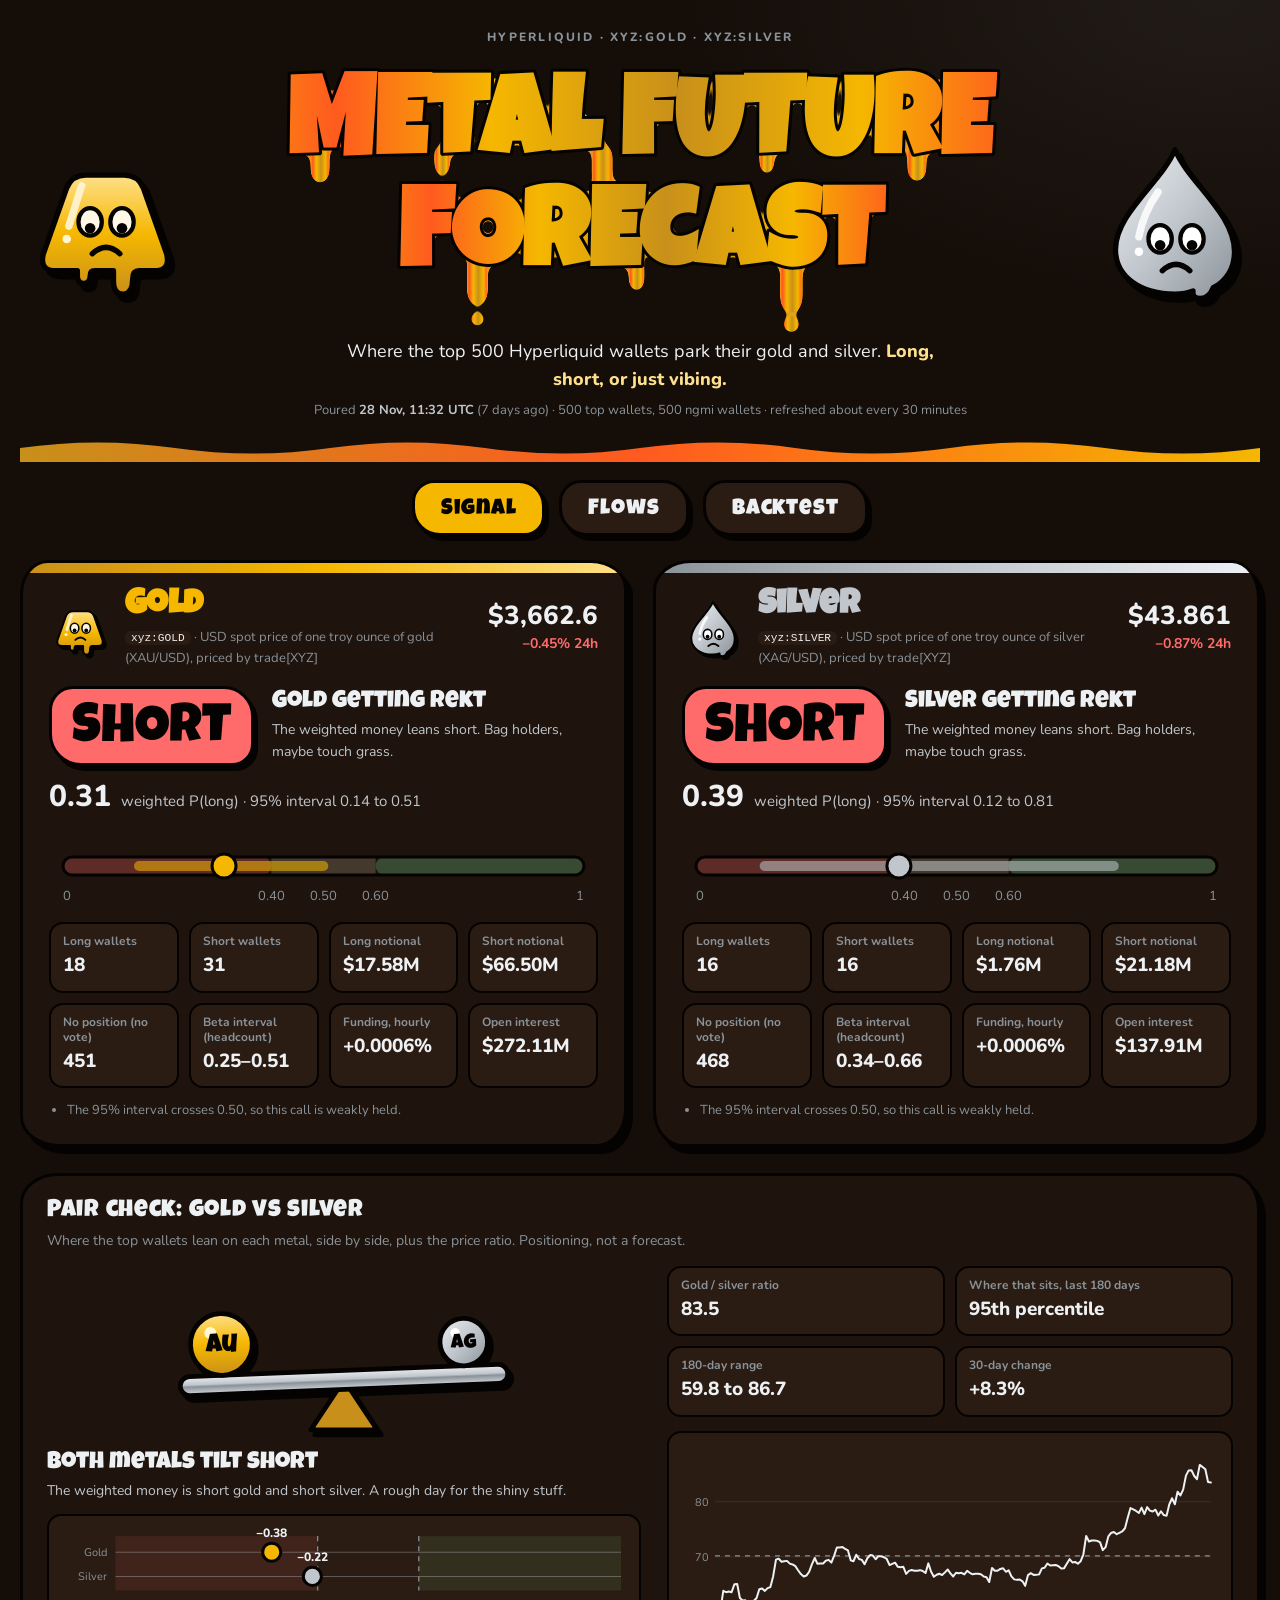
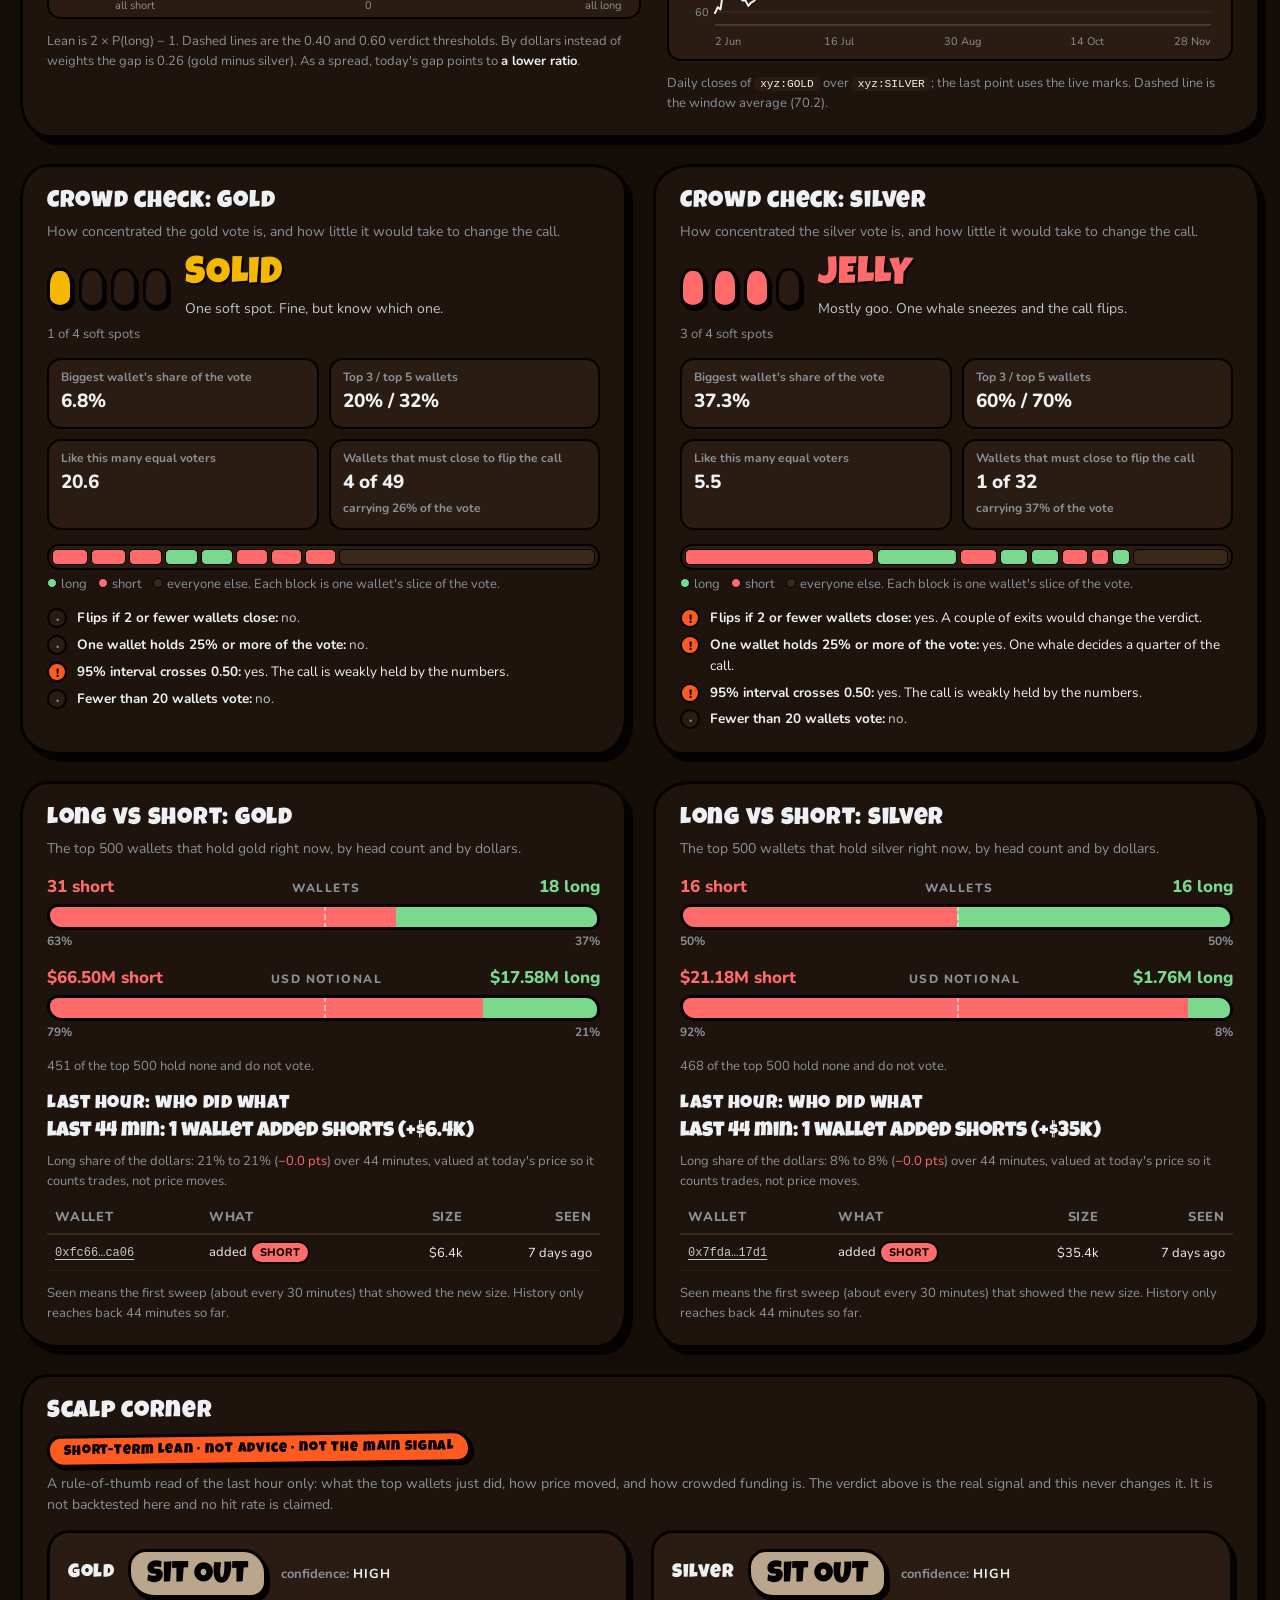
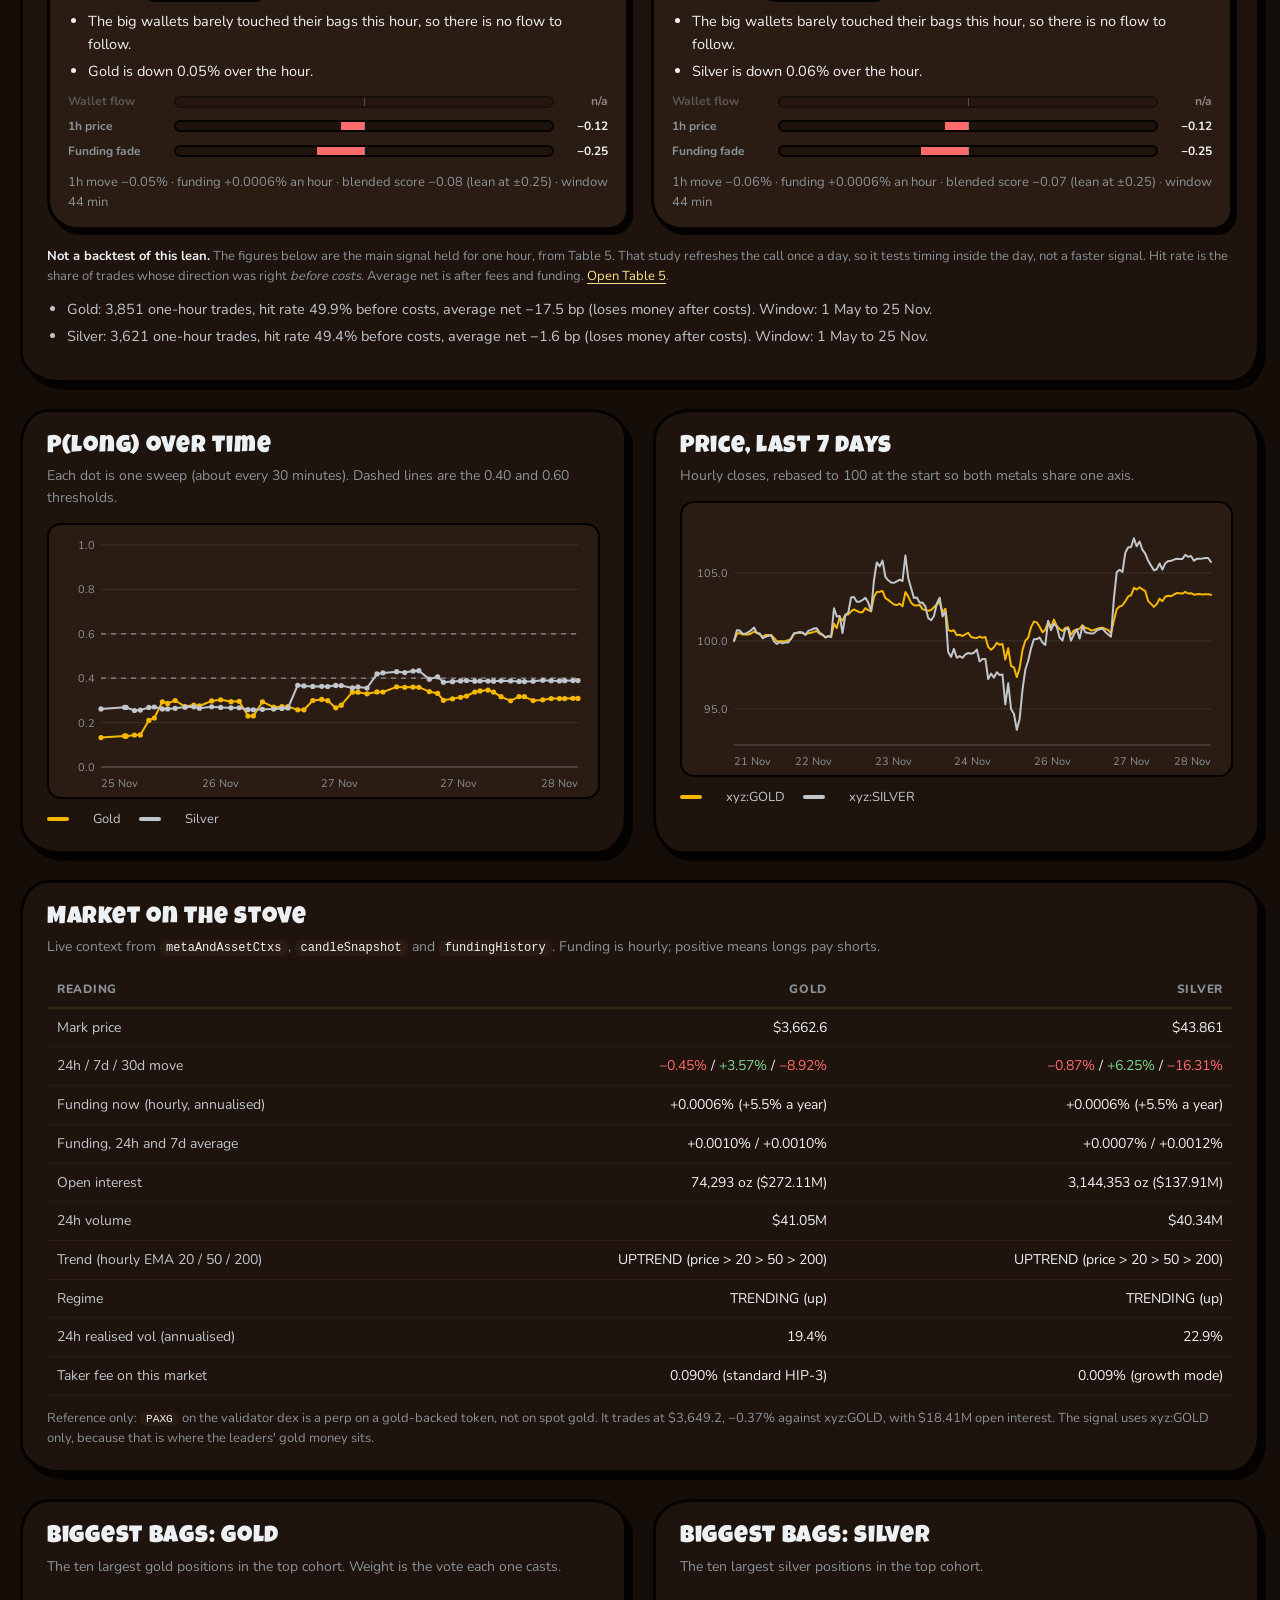
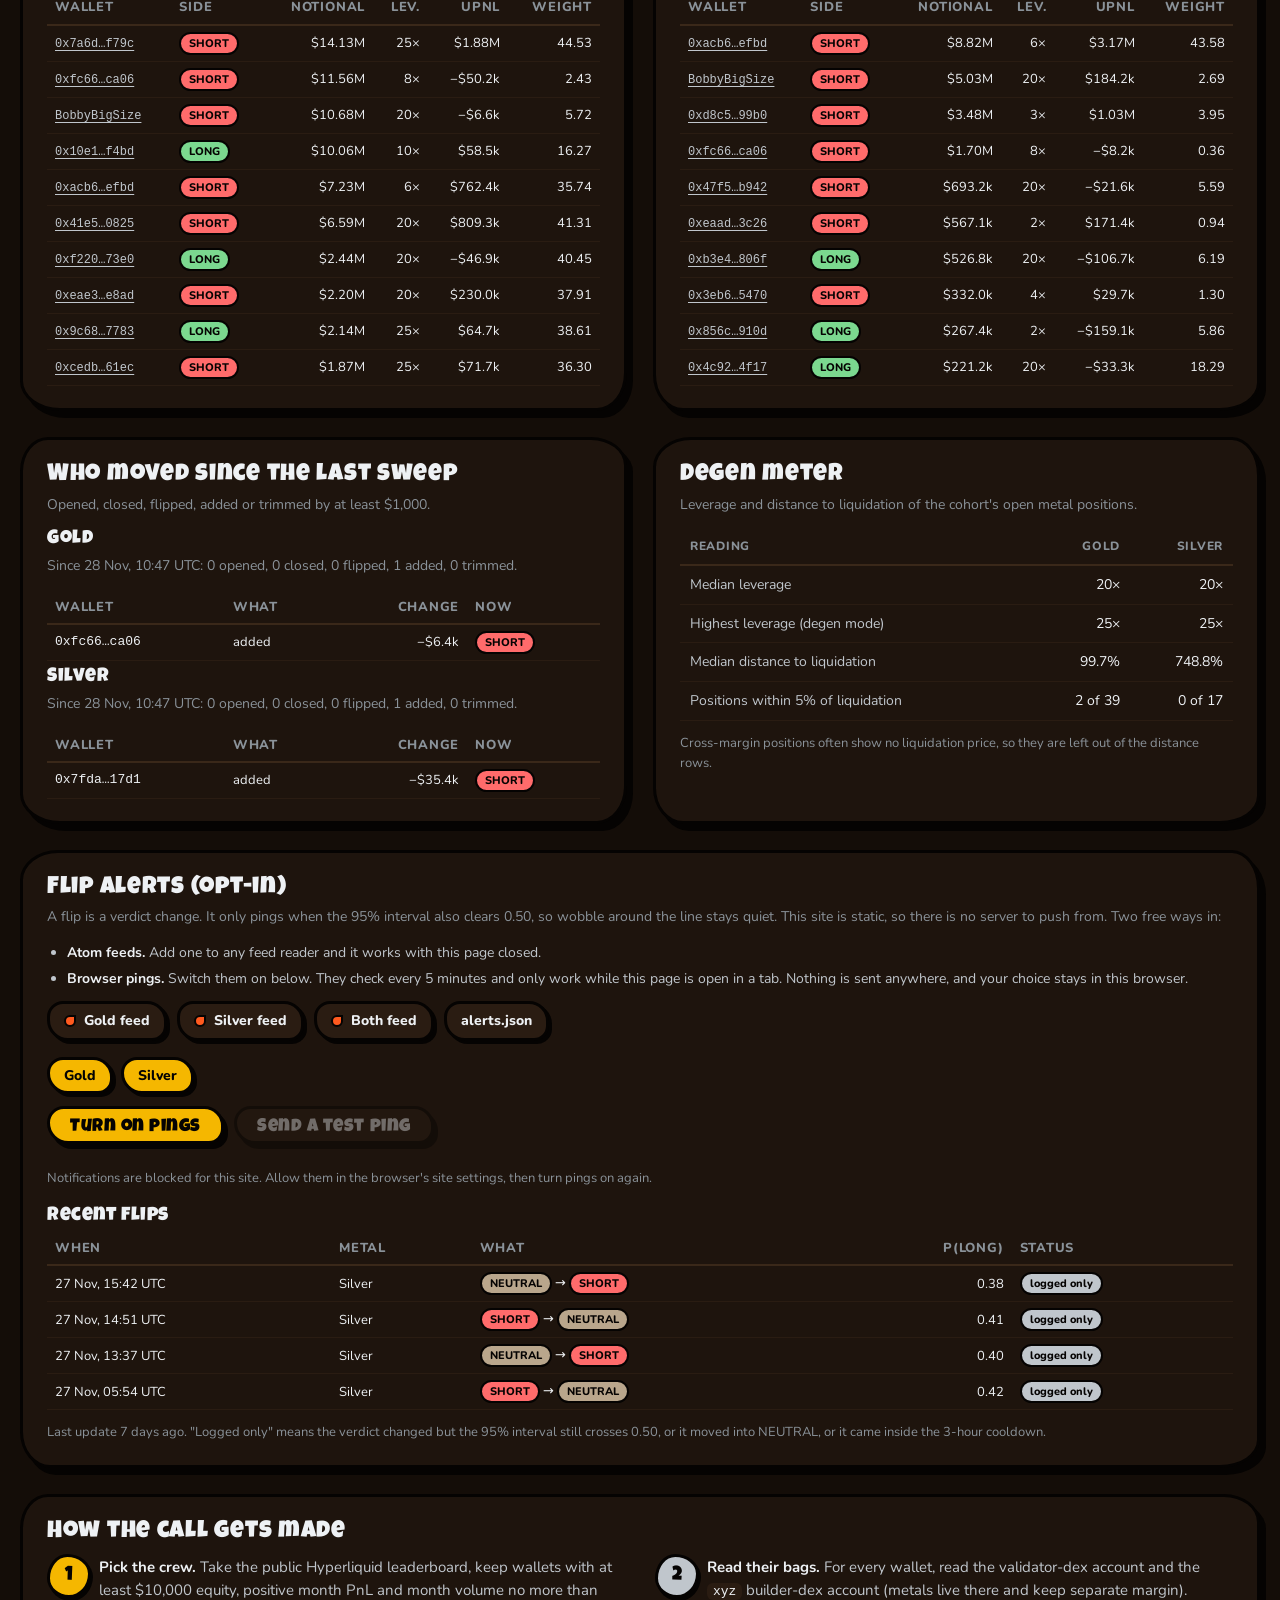
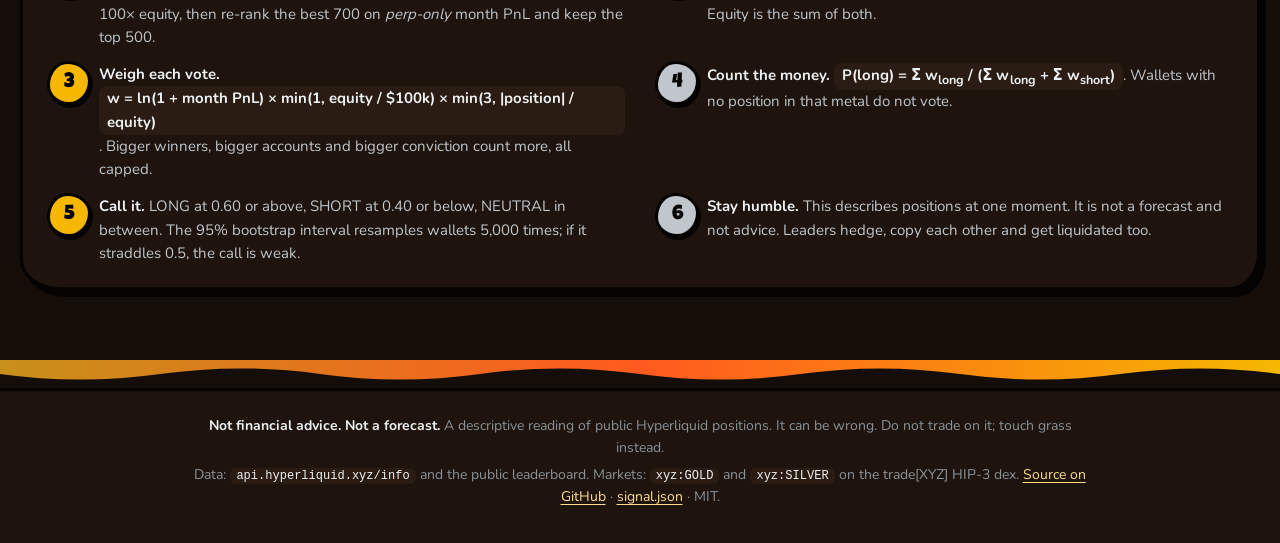
<file: index.html>
<!doctype html>
<html lang="en">
<head>
<meta charset="utf-8">
<meta name="viewport" content="width=device-width, initial-scale=1">
<title>Metal Future Forecast (Hyperliquid): gold and silver long/short signal</title>
<meta name="description" content="Are Hyperliquid's top 500 traders long or short gold and silver right now? A weighted P(long), a 95% interval, flows, whales, liquidations and an honest backtest.">
<meta name="theme-color" content="#140D08">
<link rel="icon" href="favicon.svg" type="image/svg+xml">
<link rel="preload" href="fonts/LuckiestGuy.woff2" as="font" type="font/woff2" crossorigin>
<link rel="preload" href="fonts/Nunito-var.woff2" as="font" type="font/woff2" crossorigin>
<link rel="alternate" type="application/atom+xml" title="Metal Future Forecast: gold flips" href="feed/gold.xml">
<link rel="alternate" type="application/atom+xml" title="Metal Future Forecast: silver flips" href="feed/silver.xml">
<link rel="alternate" type="application/atom+xml" title="Metal Future Forecast: all flips" href="feed/all.xml">
<link rel="stylesheet" href="styles.css">
</head>
<body>
<svg class="defs" aria-hidden="true" width="0" height="0" focusable="false">
  <defs>
    <filter id="goo" x="-10%" y="-20%" width="120%" height="160%">
      <feGaussianBlur in="SourceGraphic" stdDeviation="7" result="blur"/>
      <feColorMatrix in="blur" mode="matrix" values="1 0 0 0 0  0 1 0 0 0  0 0 1 0 0  0 0 0 22 -9" result="goo"/>
      <feComposite in="SourceGraphic" in2="goo" operator="atop"/>
    </filter>
    <filter id="goo-soft" x="-20%" y="-20%" width="140%" height="160%">
      <feGaussianBlur in="SourceGraphic" stdDeviation="4" result="b"/>
      <feColorMatrix in="b" mode="matrix" values="1 0 0 0 0  0 1 0 0 0  0 0 1 0 0  0 0 0 18 -7"/>
    </filter>
    <linearGradient id="molten" x1="0" y1="0" x2="1" y2="0" gradientUnits="objectBoundingBox" spreadMethod="reflect">
      <stop offset="0" stop-color="#FFE08A"/>
      <stop offset=".28" stop-color="#F5B700"/>
      <stop offset=".52" stop-color="#FF5A1F"/>
      <stop offset=".74" stop-color="#F5B700"/>
      <stop offset="1" stop-color="#C8901A"/>
      <animate class="anim" attributeName="x1" values="0;-1;0" dur="9s" repeatCount="indefinite"/>
      <animate class="anim" attributeName="x2" values="1;0;1" dur="9s" repeatCount="indefinite"/>
    </linearGradient>
    <linearGradient id="chrome" x1="0" y1="0" x2="0" y2="1">
      <stop offset="0" stop-color="#EEF1F4"/>
      <stop offset=".45" stop-color="#C0C6CC"/>
      <stop offset=".55" stop-color="#8A9299"/>
      <stop offset="1" stop-color="#D9DEE2"/>
    </linearGradient>
    <linearGradient id="gold-body" x1="0" y1="0" x2="0" y2="1">
      <stop offset="0" stop-color="#FFE08A"/>
      <stop offset=".5" stop-color="#F5B700"/>
      <stop offset="1" stop-color="#C8901A"/>
    </linearGradient>
    <linearGradient id="silver-body" x1="0" y1="0" x2="1" y2="1">
      <stop offset="0" stop-color="#EEF1F4"/>
      <stop offset=".5" stop-color="#C0C6CC"/>
      <stop offset="1" stop-color="#8A9299"/>
    </linearGradient>
    <linearGradient id="lava-wave" x1="0" y1="0" x2="1" y2="0">
      <stop offset="0" stop-color="#C8901A"/>
      <stop offset=".5" stop-color="#FF5A1F"/>
      <stop offset="1" stop-color="#F5B700"/>
    </linearGradient>
    <symbol id="nugget" viewBox="0 0 160 160">
      <g class="m-body">
        <path d="M22 108 L44 46 Q49 34 62 34 H98 Q111 34 116 46 L138 108 Q142 124 126 124 H112 Q106 124 106 132 Q106 146 97 146 Q88 146 88 134 V124 H70 Q66 124 66 129 Q66 136 60 136 Q54 136 54 129 V124 H34 Q18 124 22 108 Z" fill="url(#gold-body)" stroke="#050302" stroke-width="5" stroke-linejoin="round"/>
        <path d="M58 44 L46 82" stroke="#FFF6D6" stroke-width="7" stroke-linecap="round" opacity=".9"/>
        <circle cx="44" cy="94" r="4" fill="#FFF6D6"/>
      </g>
      <g class="m-face">
        <g class="eye"><ellipse cx="66" cy="78" rx="11" ry="13" fill="#FFF8E6" stroke="#050302" stroke-width="4"/><circle class="pupil" cx="66" cy="79" r="5" fill="#050302"/></g>
        <g class="eye"><ellipse cx="96" cy="78" rx="11" ry="13" fill="#FFF8E6" stroke="#050302" stroke-width="4"/><circle class="pupil" cx="96" cy="79" r="5" fill="#050302"/></g>
        <rect class="lid" x="52" y="62" width="58" height="0" fill="#C8901A"/>
        <path class="mouth mouth-long" d="M68 100 Q81 114 94 100" fill="none" stroke="#050302" stroke-width="5" stroke-linecap="round"/>
        <path class="mouth mouth-short" d="M68 108 Q81 96 94 108" fill="none" stroke="#050302" stroke-width="5" stroke-linecap="round"/>
        <path class="mouth mouth-neutral" d="M70 104 H92" fill="none" stroke="#050302" stroke-width="5" stroke-linecap="round"/>
      </g>
    </symbol>
    <symbol id="quick" viewBox="0 0 160 160">
      <g class="m-body">
        <path d="M80 10 C92 40 136 70 136 106 C136 122 128 134 116 140 Q112 150 104 150 Q96 150 97 143 C92 145 86 146 80 146 C48 146 24 130 24 104 C24 70 68 40 80 10 Z" fill="url(#silver-body)" stroke="#050302" stroke-width="5" stroke-linejoin="round"/>
        <path d="M64 50 Q50 70 46 92" stroke="#FFFFFF" stroke-width="7" stroke-linecap="round" fill="none" opacity=".85"/>
        <circle cx="46" cy="106" r="4" fill="#FFFFFF"/>
      </g>
      <g class="m-face">
        <g class="eye"><ellipse cx="66" cy="94" rx="11" ry="13" fill="#FFFFFF" stroke="#050302" stroke-width="4"/><circle class="pupil" cx="66" cy="95" r="5" fill="#050302"/></g>
        <g class="eye"><ellipse cx="96" cy="94" rx="11" ry="13" fill="#FFFFFF" stroke="#050302" stroke-width="4"/><circle class="pupil" cx="96" cy="95" r="5" fill="#050302"/></g>
        <rect class="lid" x="52" y="78" width="58" height="0" fill="#8A9299"/>
        <path class="mouth mouth-long" d="M68 116 Q81 130 94 116" fill="none" stroke="#050302" stroke-width="5" stroke-linecap="round"/>
        <path class="mouth mouth-short" d="M68 124 Q81 112 94 124" fill="none" stroke="#050302" stroke-width="5" stroke-linecap="round"/>
        <path class="mouth mouth-neutral" d="M70 120 H92" fill="none" stroke="#050302" stroke-width="5" stroke-linecap="round"/>
      </g>
    </symbol>
  </defs>
</svg>

<a class="skip" href="#main">Skip to the readings</a>

<header class="hero">
  <div class="hero-inner">
    <svg class="mascot mascot-gold" id="mascot-gold" viewBox="0 0 160 160" role="img" aria-label="Nugget, the gold mascot"><use href="#nugget"/></svg>
    <div class="wordmark-wrap">
      <p class="eyebrow">Hyperliquid &middot; xyz:GOLD &middot; xyz:SILVER</p>
      <h1 class="wordmark">
        <span class="sr">Metal Future Forecast</span>
        <svg viewBox="0 0 1000 330" aria-hidden="true" class="wm-svg">
          <g filter="url(#goo)" class="wm-goo">
            <text x="500" y="120" text-anchor="middle" class="wm-text">METAL FUTURE</text>
            <text x="500" y="250" text-anchor="middle" class="wm-text">FORECAST</text>
            <g class="drips" fill="url(#molten)">
              <rect class="drip d1" x="118" y="108" width="20" height="46" rx="10"/>
              <rect class="drip d2" x="262" y="110" width="16" height="36" rx="8"/>
              <rect class="drip d3" x="445" y="108" width="22" height="52" rx="11"/>
              <rect class="drip d4" x="640" y="110" width="15" height="34" rx="7"/>
              <rect class="drip d5" x="812" y="108" width="20" height="44" rx="10"/>
              <rect class="drip d6" x="300" y="238" width="22" height="58" rx="11"/>
              <rect class="drip d7" x="488" y="240" width="16" height="40" rx="8"/>
              <rect class="drip d8" x="664" y="238" width="24" height="66" rx="12"/>
              <circle class="plop b1" cx="311" cy="312" r="9"/>
              <circle class="plop b2" cx="676" cy="318" r="10"/>
            </g>
          </g>
          <g class="wm-crisp">
            <text x="500" y="120" text-anchor="middle">METAL FUTURE</text>
            <text x="500" y="250" text-anchor="middle">FORECAST</text>
          </g>
        </svg>
      </h1>
      <p class="tagline">Where the top 500 Hyperliquid wallets park their gold and silver. <em>Long, short, or just vibing.</em></p>
      <p class="stamp" id="stamp">Loading the latest pour&hellip;</p>
    </div>
    <svg class="mascot mascot-silver" id="mascot-silver" viewBox="0 0 160 160" role="img" aria-label="Quicksilver, the silver mascot"><use href="#quick"/></svg>
  </div>
  <svg class="lava" viewBox="0 0 1440 60" preserveAspectRatio="none" aria-hidden="true"><path class="lava-path" d="M0 30 Q 90 6 180 30 T 360 30 T 540 30 T 720 30 T 900 30 T 1080 30 T 1260 30 T 1440 30 V60 H0Z" fill="url(#lava-wave)"/></svg>
  <nav class="tabs" role="tablist" aria-label="Sections">
    <a role="tab" href="#signal" id="tab-signal" aria-controls="panel-signal">Signal</a>
    <a role="tab" href="#flows" id="tab-flows" aria-controls="panel-flows">Flows</a>
    <a role="tab" href="#backtest" id="tab-backtest" aria-controls="panel-backtest">Backtest</a>
  </nav>
</header>

<main id="main">
  <!-- SIGNAL -->
  <section id="panel-signal" class="tabpanel" role="tabpanel" aria-labelledby="tab-signal">
    <div class="scale" id="scale">
      <article class="blob metal-card gold" id="card-gold" data-metal="gold"><p class="loading">Melting the gold&hellip;</p></article>
      <article class="blob metal-card silver" id="card-silver" data-metal="silver"><p class="loading">Melting the silver&hellip;</p></article>
    </div>

    <article class="blob plate wide" id="tilt"><p class="loading">Weighing gold against silver&hellip;</p></article>

    <div class="row two">
      <article class="blob plate" id="crowd-gold"><p class="loading">Poking the gold crowd&hellip;</p></article>
      <article class="blob plate" id="crowd-silver"><p class="loading">Poking the silver crowd&hellip;</p></article>
    </div>

    <div class="row two">
      <article class="blob plate" id="split-gold"><p class="loading">Counting gold longs and shorts&hellip;</p></article>
      <article class="blob plate" id="split-silver"><p class="loading">Counting silver longs and shorts&hellip;</p></article>
    </div>

    <article class="blob plate wide scalp" id="scalp">
      <h2 class="ptitle">Scalp corner</h2>
      <p class="ribbon">Short-term lean &middot; not advice &middot; not the main signal</p>
      <p class="psub">A rule-of-thumb read of the last hour only: what the top wallets just did, how price moved, and how crowded funding is. The verdict above is the real signal and this never changes it. It is not backtested here and no hit rate is claimed.</p>
      <div class="scalp-grid">
        <div class="scalp-card" id="scalp-gold"><p class="loading">Warming the scalp corner&hellip;</p></div>
        <div class="scalp-card" id="scalp-silver"><p class="loading">Warming the scalp corner&hellip;</p></div>
      </div>
      <div id="scalp-bt"></div>
    </article>

    <div class="row two">
      <article class="blob plate">
        <h2 class="ptitle">P(long) over time</h2>
        <p class="psub">Each dot is one sweep (about every 30 minutes). Dashed lines are the 0.40 and 0.60 thresholds.</p>
        <div class="chart" id="hist-chart" role="img" aria-label="History of P(long) for gold and silver"></div>
        <div class="legend"><span class="key k-gold"></span>Gold <span class="key k-silver"></span>Silver</div>
      </article>
      <article class="blob plate">
        <h2 class="ptitle">Price, last 7 days</h2>
        <p class="psub">Hourly closes, rebased to 100 at the start so both metals share one axis.</p>
        <div class="chart" id="price-chart" role="img" aria-label="Gold and silver hourly price, rebased"></div>
        <div class="legend"><span class="key k-gold"></span>xyz:GOLD <span class="key k-silver"></span>xyz:SILVER</div>
      </article>
    </div>

    <article class="blob plate wide">
      <h2 class="ptitle">Market on the stove</h2>
      <p class="psub">Live context from <code>metaAndAssetCtxs</code>, <code>candleSnapshot</code> and <code>fundingHistory</code>. Funding is hourly; positive means longs pay shorts.</p>
      <div class="table-wrap"><table class="data" id="market-table"></table></div>
      <p class="note" id="paxg-note"></p>
    </article>

    <div class="row two">
      <article class="blob plate"><h2 class="ptitle">Biggest bags: gold</h2><p class="psub">The ten largest gold positions in the top cohort. Weight is the vote each one casts.</p><div class="table-wrap"><table class="data compact" id="pos-gold"></table></div></article>
      <article class="blob plate"><h2 class="ptitle">Biggest bags: silver</h2><p class="psub">The ten largest silver positions in the top cohort.</p><div class="table-wrap"><table class="data compact" id="pos-silver"></table></div></article>
    </div>

    <div class="row two">
      <article class="blob plate"><h2 class="ptitle">Who moved since the last sweep</h2><p class="psub">Opened, closed, flipped, added or trimmed by at least $1,000.</p><div id="changes"></div></article>
      <article class="blob plate"><h2 class="ptitle">Degen meter</h2><p class="psub">Leverage and distance to liquidation of the cohort's open metal positions.</p><div id="risk"></div></article>
    </div>

    <article class="blob plate wide" id="alerts">
      <h2 class="ptitle">Flip alerts (opt-in)</h2>
      <p class="psub">A flip is a verdict change. It only pings when the 95% interval also clears 0.50, so wobble around the line stays quiet. This site is static, so there is no server to push from. Two free ways in:</p>
      <ul class="alert-ways">
        <li><b>Atom feeds.</b> Add one to any feed reader and it works with this page closed.</li>
        <li><b>Browser pings.</b> Switch them on below. They check every 5 minutes and only work while this page is open in a tab. Nothing is sent anywhere, and your choice stays in this browser.</li>
      </ul>
      <div id="alert-feeds" class="feedlinks"></div>
      <div id="alert-controls" class="alert-controls"></div>
      <h3 class="ptitle sub">Recent flips</h3>
      <div id="alert-events"></div>
    </article>

    <article class="blob plate wide explain">
      <h2 class="ptitle">How the call gets made</h2>
      <ol class="steps">
        <li><b>Pick the crew.</b> Take the public Hyperliquid leaderboard, keep wallets with at least $10,000 equity, positive month PnL and month volume no more than 100&times; equity, then re-rank the best 700 on <em>perp-only</em> month PnL and keep the top 500.</li>
        <li><b>Read their bags.</b> For every wallet, read the validator-dex account and the <code>xyz</code> builder-dex account (metals live there and keep separate margin). Equity is the sum of both.</li>
        <li><b>Weigh each vote.</b> <span class="formula">w = ln(1 + month PnL) &times; min(1, equity / $100k) &times; min(3, |position| / equity)</span>. Bigger winners, bigger accounts and bigger conviction count more, all capped.</li>
        <li><b>Count the money.</b> <span class="formula">P(long) = &Sigma; w<sub>long</sub> / (&Sigma; w<sub>long</sub> + &Sigma; w<sub>short</sub>)</span>. Wallets with no position in that metal do not vote.</li>
        <li><b>Call it.</b> LONG at 0.60 or above, SHORT at 0.40 or below, NEUTRAL in between. The 95% bootstrap interval resamples wallets 5,000 times; if it straddles 0.5, the call is weak.</li>
        <li><b>Stay humble.</b> This describes positions at one moment. It is not a forecast and not advice. Leaders hedge, copy each other and get liquidated too.</li>
      </ol>
    </article>
  </section>

  <!-- FLOWS -->
  <section id="panel-flows" class="tabpanel" role="tabpanel" aria-labelledby="tab-flows" hidden>
    <div class="chips-bar">
      <div class="chips" role="group" aria-label="Metal" id="flow-metal">
        <button type="button" data-metal="gold" aria-pressed="true">Gold</button>
        <button type="button" data-metal="silver" aria-pressed="false">Silver</button>
      </div>
      <div class="chips" role="group" aria-label="Timeframe" id="flow-tf"></div>
    </div>
    <article class="blob plate wide flowbox" id="flowbox"></article>
    <div class="row two">
      <article class="blob plate" id="cohorts"></article>
      <article class="blob plate" id="liqs"></article>
    </div>
    <article class="blob plate wide"><h2 class="ptitle">Whale tape</h2><p class="psub" id="whale-rules"></p><div id="whales"></div></article>
    <article class="blob plate wide explain">
      <h2 class="ptitle">How to read Flows</h2>
      <ol class="steps" id="flow-explain">
        <li><b>Opened, added, trimmed, closed.</b> Each sweep compares every wallet's size with the previous sweep and sorts the change into those four buckets, per side. Sizes are valued at the current mark, so price moves alone never count as flow.</li>
        <li><b>Toward long.</b> Net new long dollars minus net new short dollars over the window. Positive means the crew leaned harder long.</li>
        <li><b>Top versus ngmi cohort.</b> The ngmi cohort is the 500 wallets with the biggest month losses, same equity floor and turnover cap. When the two crews move opposite ways, that is the interesting bit.</li>
        <li><b>Whales.</b> A position change of at least $250k between sweeps, a single order of at least $250k, or a worked order (TWAP-style run) of at least $250k.</li>
        <li><b>Liquidations.</b> Hyperliquid's public API has <em>no market-wide liquidation feed</em>. We only see liquidations inside the fills of the 1,000 tracked wallets, so the count is a floor. The open-interest proxy flags steps where OI drops sharply during a big price move; it cannot tell a liquidation from a normal close.</li>
        <li><b>Windows.</b> A timeframe chip goes grey until the sweep history reaches back that far. Positions opened and closed between two sweeps are invisible.</li>
      </ol>
    </article>
  </section>

  <!-- BACKTEST -->
  <section id="panel-backtest" class="tabpanel" role="tabpanel" aria-labelledby="tab-backtest" hidden>
    <article class="blob plate wide bt-hero" id="bt-hero"><p class="loading">Firing up the lab&hellip;</p></article>
    <div class="chips-bar">
      <div class="chips" role="group" aria-label="Metal" id="bt-metal">
        <button type="button" data-metal="gold" aria-pressed="true">Gold</button>
        <button type="button" data-metal="silver" aria-pressed="false">Silver</button>
      </div>
      <div class="chips" role="group" aria-label="Window" id="bt-window"></div>
    </div>
    <article class="blob plate wide">
      <h2 class="ptitle">Fig. 1 &middot; Equity curves</h2>
      <p class="psub" id="bt-eq-sub"></p>
      <div class="chart tall" id="bt-equity" role="img" aria-label="Equity curves of the signal and the baselines"></div>
      <div class="legend" id="bt-eq-legend"></div>
    </article>
    <article class="blob plate wide">
      <h2 class="ptitle">Table 1 &middot; Strategies, after fees and funding</h2>
      <div class="table-wrap"><table class="data" id="bt-table"></table></div>
      <p class="note" id="bt-table-note"></p>
    </article>
    <article class="blob plate wide" id="bt-hz">
      <h2 class="ptitle">Table 5 &middot; Holding horizons: 1 hour to 1 week</h2>
      <p class="psub" id="bt-hz-sub"></p>
      <div class="chips" role="group" aria-label="Horizon window" id="bt-hz-win"></div>
      <div class="chart" id="bt-hz-chart" role="img" aria-label="Average net return per trade at each holding horizon, signal against always-short and always-long"></div>
      <div class="legend" id="bt-hz-legend"></div>
      <div class="table-wrap"><table class="data" id="bt-hz-table"></table></div>
      <p class="note" id="bt-hz-note"></p>
    </article>
    <div class="row two">
      <article class="blob plate"><h2 class="ptitle">Table 2 &middot; By market regime</h2><p class="psub" id="bt-regime-sub"></p><div class="table-wrap"><table class="data compact" id="bt-regime"></table></div></article>
      <article class="blob plate"><h2 class="ptitle">Table 3 &middot; Threshold sensitivity</h2><p class="psub" id="bt-grid-sub"></p><div class="table-wrap"><table class="data compact" id="bt-grid"></table></div></article>
    </div>
    <div class="row two">
      <article class="blob plate"><h2 class="ptitle">Fig. 2 &middot; P(long), rebuilt day by day</h2><p class="psub">From each wallet's position the day before. Dashed lines are 0.40 and 0.60.</p><div class="chart" id="bt-p" role="img" aria-label="Reconstructed daily P(long)"></div></article>
      <article class="blob plate"><h2 class="ptitle">Fig. 3 &middot; Who was in the trade</h2><p class="psub">Cohort wallets holding the metal each day: longs above zero, shorts below.</p><div class="chart" id="bt-cov" role="img" aria-label="Number of cohort wallets long and short each day"></div></article>
    </div>
    <article class="blob plate wide">
      <h2 class="ptitle">Table 4 &middot; Inputs and how far back they go</h2>
      <div class="table-wrap"><table class="data compact" id="bt-inputs"></table></div>
    </article>
    <article class="blob plate wide explain" id="bt-verdict"></article>
  </section>
</main>

<footer class="foot">
  <svg class="lava flip" viewBox="0 0 1440 60" preserveAspectRatio="none" aria-hidden="true"><path class="lava-path" d="M0 30 Q 90 6 180 30 T 360 30 T 540 30 T 720 30 T 900 30 T 1080 30 T 1260 30 T 1440 30 V60 H0Z" fill="url(#lava-wave)"/></svg>
  <div class="foot-inner">
    <p><b>Not financial advice. Not a forecast.</b> A descriptive reading of public Hyperliquid positions. It can be wrong. Do not trade on it; touch grass instead.</p>
    <p>Data: <code>api.hyperliquid.xyz/info</code> and the public leaderboard. Markets: <code>xyz:GOLD</code> and <code>xyz:SILVER</code> on the trade[XYZ] HIP-3 dex. <a href="https://github.com/PrafullJ0shi/metal-future-forecast">Source on GitHub</a> &middot; <a href="data/signal.json">signal.json</a> &middot; MIT.</p>
  </div>
</footer>

<script type="module" src="js/app.js"></script>
</body>
</html>
</file>
<file: styles.css>
/* Metal Future Forecast. See DESIGN.md. Fun in the chrome, crisp in the data. */
@font-face { font-family: "Luckiest Guy"; src: url("fonts/LuckiestGuy.woff2") format("woff2"); font-display: swap; }
@font-face { font-family: "Nunito"; src: url("fonts/Nunito-var.woff2") format("woff2"); font-weight: 200 1000; font-display: swap; }

:root {
  --choc-900: #140D08; --choc-800: #1E140D; --choc-700: #2A1C12; --choc-600: #3A2819;
  --ink: #050302;
  --gold-500: #F5B700; --gold-700: #C8901A; --gold-200: #FFE08A;
  --silver-300: #C0C6CC; --silver-600: #8A9299; --silver-100: #EEF1F4;
  --lava: #FF5A1F;
  --up: #7BD88F; --down: #FF6B6B; --flat: #B9A68C;
  --display: "Luckiest Guy", "Arial Black", system-ui, sans-serif;
  --body: "Nunito", system-ui, -apple-system, "Segoe UI", sans-serif;
  --r-blob: 28px 36px 30px 40px / 34px 28px 38px 30px;
  --r-blob-2: 38px 28px 40px 30px / 30px 38px 28px 36px;
  --shadow: 6px 7px 0 var(--ink);
}

* { box-sizing: border-box; }
html { background: var(--choc-900); color-scheme: dark; }
body {
  margin: 0; font-family: var(--body); color: var(--silver-300); font-size: 16px; line-height: 1.55;
  background:
    radial-gradient(1200px 500px at 15% -10%, rgba(245,183,0,.10), transparent 60%),
    radial-gradient(900px 500px at 95% 0%, rgba(192,198,204,.08), transparent 60%),
    var(--choc-900);
  font-variant-numeric: tabular-nums;
}
.defs { position: absolute; width: 0; height: 0; overflow: hidden; }
.sr { position: absolute; width: 1px; height: 1px; overflow: hidden; clip: rect(0 0 0 0); white-space: nowrap; }
.skip { position: absolute; left: -999px; top: 8px; background: var(--gold-500); color: var(--ink); padding: 8px 14px; border-radius: 12px; font-weight: 800; z-index: 10; }
.skip:focus { left: 12px; }
a { color: var(--gold-200); text-underline-offset: 3px; }
a:hover { color: var(--gold-500); }
code { font-family: ui-monospace, "SFMono-Regular", Menlo, Consolas, monospace; font-size: .86em; background: var(--choc-700); padding: 1px 6px; border-radius: 6px; color: var(--silver-100); }
b, strong { color: var(--silver-100); }

/* ---------- Hero ---------- */
.hero { position: relative; padding: 28px 20px 0; }
.hero-inner { max-width: 1320px; margin: 0 auto; display: grid; grid-template-columns: 170px 1fr 170px; align-items: center; gap: 18px; }
.wordmark-wrap { text-align: center; }
.eyebrow { margin: 0 0 4px; font-weight: 800; letter-spacing: .18em; text-transform: uppercase; font-size: 12px; color: var(--silver-600); }
.wordmark { margin: 0; line-height: 0; }
.wm-svg { width: 100%; max-width: 860px; height: auto; overflow: visible; }
.wm-text { font-family: var(--display); font-size: 128px; fill: url(#molten); }
.wm-crisp text { font-family: var(--display); font-size: 128px; fill: url(#molten); stroke: var(--ink); stroke-width: 7px; paint-order: stroke fill; stroke-linejoin: round; }
.drip { transform-box: fill-box; transform-origin: 50% 0; animation: drip 6s ease-in-out infinite; }
.d2 { animation-duration: 7.4s; animation-delay: -1.2s; } .d3 { animation-duration: 8.2s; animation-delay: -3s; }
.d4 { animation-duration: 6.6s; animation-delay: -2.1s; } .d5 { animation-duration: 9s; animation-delay: -4.4s; }
.d6 { animation-duration: 10s; animation-delay: -.6s; } .d7 { animation-duration: 7s; animation-delay: -5s; }
.d8 { animation-duration: 11s; animation-delay: -2.6s; }
@keyframes drip { 0%, 100% { transform: scaleY(.45); } 45% { transform: scaleY(1.25); } 60% { transform: scaleY(1.05); } }

circle.plop { transform-box: fill-box; transform-origin: 50% 0; animation: plop 10s ease-in infinite; }
circle.plop.b2 { animation-duration: 11s; animation-delay: -2.6s; }
@keyframes plop { 0%, 40% { transform: translateY(-30px) scale(.2); opacity: 0; } 55% { opacity: 1; transform: translateY(0) scale(1); } 85% { transform: translateY(26px) scale(.9); opacity: 1; } 100% { transform: translateY(40px) scale(.3); opacity: 0; } }
.tagline { margin: 4px auto 6px; max-width: 640px; font-size: 18px; color: var(--silver-100); }
.tagline em { color: var(--gold-200); font-style: normal; font-weight: 800; }
.stamp { margin: 0; font-size: 13px; color: var(--silver-600); }
.stamp b { color: var(--silver-300); }

.mascot { width: 100%; height: auto; overflow: visible; filter: drop-shadow(5px 6px 0 var(--ink)); animation: bob 5s ease-in-out infinite; }
.mascot-silver { animation-delay: -2.5s; }
@keyframes bob { 0%, 100% { transform: translateY(0) rotate(-2deg); } 50% { transform: translateY(-8px) rotate(2deg); } }
.mascot-mini .mouth { display: none; }
.mascot-mini.v-LONG .mouth-long, .mascot-mini.v-SHORT .mouth-short, .mascot-mini.v-NEUTRAL .mouth-neutral { display: inline; }
.mascot-mini.v-LONG .pupil { transform: translate(0, -5px); } .mascot-mini.v-SHORT .pupil { transform: translate(0, 5px); } .mascot-mini.v-NEUTRAL .pupil { transform: translate(4px, 0); }
.mascot .pupil { transition: transform .5s cubic-bezier(.5,1.8,.5,1); }
.mascot .mouth { display: none; }
.mascot.v-LONG .mouth-long, .mascot.v-SHORT .mouth-short, .mascot.v-NEUTRAL .mouth-neutral, .mascot:not(.v-LONG):not(.v-SHORT):not(.v-NEUTRAL) .mouth-neutral { display: inline; }
.mascot.v-LONG .pupil { transform: translate(0, -5px); }
.mascot.v-SHORT .pupil { transform: translate(0, 5px); }
.mascot.v-NEUTRAL .pupil { transform: translate(4px, 0); }
.mascot .lid { animation: blink 6s infinite; }
.mascot-silver .lid { animation-delay: -3.3s; }
@keyframes blink { 0%, 94%, 100% { height: 0; } 96% { height: 34px; } }

.lava { display: block; width: 100%; height: 28px; margin-top: 14px; }
.lava-path { animation: wave 12s linear infinite; }
@keyframes wave { from { transform: translateX(0); } to { transform: translateX(-360px); } }
.lava.flip { transform: scaleY(-1); margin: 0; }

/* ---------- Tabs ---------- */
.tabs { display: flex; justify-content: center; gap: 14px; padding: 18px 12px 6px; flex-wrap: wrap; }
.tabs a {
  font-family: var(--display); font-size: 22px; letter-spacing: .04em; text-decoration: none;
  color: var(--silver-100); background: var(--choc-700); padding: 10px 26px 6px; border: 3px solid var(--ink);
  border-radius: 22px 26px 20px 28px; box-shadow: 4px 5px 0 var(--ink); transition: transform .15s;
}
.tabs a:hover { transform: translateY(-2px) rotate(-1deg); }
.tabs a[aria-selected="true"] { background: var(--gold-500); color: var(--ink); }
.tabs a:focus-visible, .chips button:focus-visible { outline: 3px dashed var(--gold-200); outline-offset: 3px; }

/* ---------- Layout ---------- */
main { max-width: 1320px; margin: 0 auto; padding: 18px 20px 40px; }
.tabpanel[hidden] { display: none; }
.row { display: grid; gap: 26px; margin-top: 26px; }
.row.two { grid-template-columns: 1fr 1fr; }
.row > * { min-width: 0; }
.blob {
  background: var(--choc-800); border: 3px solid var(--ink); border-radius: var(--r-blob); box-shadow: var(--shadow);
  padding: 22px 24px; position: relative; transition: border-radius .6s ease, transform .6s cubic-bezier(.4,1.6,.5,1);
}
.blob:nth-child(even) { border-radius: var(--r-blob-2); }
.blob:hover { border-radius: var(--r-blob-2); transform: rotate(-.35deg); }
.blob:nth-child(even):hover { border-radius: var(--r-blob); transform: rotate(.35deg); }
.plate.wide { margin-top: 26px; }
.ptitle { font-family: var(--display); font-weight: 400; font-size: 24px; letter-spacing: .03em; color: var(--silver-100); margin: 0 0 4px; line-height: 1.15; }
.psub { margin: 0 0 14px; color: var(--silver-600); font-size: 14px; }
.note { font-size: 13px; color: var(--silver-600); margin: 12px 0 0; }
.loading { color: var(--silver-600); font-style: italic; }

/* ---------- Metal cards ---------- */
.scale { display: grid; grid-template-columns: 1fr 1fr; gap: 26px; }
.metal-card { padding: 22px 26px 24px; overflow: hidden; }
.metal-card::before { content: ""; position: absolute; inset: 0 0 auto 0; height: 10px; }
.metal-card.gold::before { background: linear-gradient(90deg, var(--gold-700), var(--gold-500), var(--gold-200)); }
.metal-card.silver::before { background: linear-gradient(90deg, var(--silver-600), var(--silver-300), var(--silver-100)); }
.mc-head { display: flex; align-items: center; gap: 14px; margin-top: 4px; }
.mc-head svg { width: 62px; height: 62px; flex: none; filter: drop-shadow(3px 3px 0 var(--ink)); }
.mc-name { font-family: var(--display); font-size: 34px; line-height: 1; margin: 0; }
.gold .mc-name { color: var(--gold-500); } .silver .mc-name { color: var(--silver-300); }
.mc-coin { font-size: 13px; color: var(--silver-600); margin: 4px 0 0; }
.mc-px { margin-left: auto; text-align: right; }
.mc-px .px { font-size: 26px; font-weight: 800; color: var(--silver-100); display: block; line-height: 1.1; }
.mc-px .chg { font-size: 14px; font-weight: 700; }
.up { color: var(--up); } .down { color: var(--down); } .flat { color: var(--flat); }

.verdict-row { display: grid; grid-template-columns: auto 1fr; gap: 18px; align-items: center; margin: 18px 0 8px; }
.verdict {
  font-family: var(--display); font-size: 54px; line-height: 1; padding: 14px 20px 6px; border: 3px solid var(--ink);
  border-radius: 24px 30px 22px 32px; box-shadow: 4px 5px 0 var(--ink); color: var(--ink); text-align: center; min-width: 190px;
}
.verdict.LONG { background: var(--up); } .verdict.SHORT { background: var(--down); } .verdict.NEUTRAL { background: var(--flat); }
.slang { font-family: var(--display); font-size: 24px; color: var(--silver-100); margin: 0; line-height: 1.1; }
.slang-sub { margin: 4px 0 0; font-size: 14px; color: var(--silver-300); }

.gauge { margin: 18px 0 6px; }
.gauge svg { display: block; max-width: 100%; }
.big-p { font-size: 15px; color: var(--silver-300); margin: 0 0 6px; }
.big-p b { font-size: 30px; font-weight: 800; color: var(--silver-100); margin-right: 6px; }

.stats { display: grid; grid-template-columns: repeat(4, 1fr); gap: 10px; margin: 14px 0 0; padding: 0; list-style: none; }
.stats li { background: var(--choc-700); border-radius: 14px; padding: 10px 12px; border: 2px solid var(--ink); }
.stats .k { display: block; font-size: 12px; color: var(--silver-600); font-weight: 700; line-height: 1.25; }
.stats .v { display: block; font-size: 19px; font-weight: 800; color: var(--silver-100); margin-top: 2px; }
.card-notes { margin: 12px 0 0; padding-left: 18px; font-size: 13px; color: var(--silver-600); }

/* ---------- Charts and tables (crisp zone) ---------- */
.chart { background: var(--choc-700); border-radius: 14px; border: 2px solid var(--ink); padding: 8px 6px 4px; min-height: 230px; }
.chart.tall { min-height: 340px; }
.chart svg { display: block; width: 100%; height: auto; }
.chart text { font-family: var(--body); font-size: 11px; fill: var(--silver-600); }
.chart .grid { stroke: rgba(192,198,204,.12); stroke-width: 1; }
.chart .axis { stroke: rgba(192,198,204,.35); stroke-width: 1; }
.chart .thr { stroke: var(--silver-600); stroke-dasharray: 5 5; stroke-width: 1.2; }
.chart .empty { fill: var(--silver-600); font-size: 14px; }
.legend { display: flex; flex-wrap: wrap; gap: 6px 18px; align-items: center; font-size: 13px; color: var(--silver-300); margin-top: 10px; }
.key { display: inline-block; width: 22px; height: 4px; border-radius: 2px; margin-right: 6px; vertical-align: middle; }
.k-gold { background: var(--gold-500); } .k-silver { background: var(--silver-300); }
.k-hold { background: #6FA8DC; } .k-short { background: var(--down); } .k-signal { background: var(--gold-500); } .k-lo { background: var(--up); } .k-so { background: #C77DFF; }
.table-wrap { overflow-x: auto; -webkit-overflow-scrolling: touch; }
table.data { width: 100%; border-collapse: collapse; font-size: 14px; }
table.data th { text-align: left; font-weight: 800; color: var(--silver-600); font-size: 12px; text-transform: uppercase; letter-spacing: .06em; padding: 8px 10px; border-bottom: 2px solid var(--choc-600); white-space: nowrap; }
table.data td { padding: 8px 10px; border-bottom: 1px solid var(--choc-700); color: var(--silver-100); white-space: nowrap; }
table.data td.num, table.data th.num { text-align: right; }
table.data tr.hl td { background: rgba(245,183,0,.08); }
table.data td.lbl { color: var(--silver-300); white-space: normal; min-width: 160px; }
table.compact td, table.compact th { padding: 6px 8px; font-size: 13px; }
.tag { display: inline-block; font-size: 11px; font-weight: 800; padding: 1px 8px; border-radius: 999px; border: 2px solid var(--ink); color: var(--ink); }
.tag.LONG, .tag.BUY { background: var(--up); } .tag.SHORT, .tag.SELL { background: var(--down); } .tag.FLAT, .tag.NEUTRAL { background: var(--flat); }
.tag.is { background: var(--gold-200); } .tag.oos { background: var(--silver-300); }
.addr { font-family: ui-monospace, Menlo, Consolas, monospace; font-size: 12px; color: var(--silver-300); }

/* ---------- Explainers ---------- */
.steps { counter-reset: s; list-style: none; padding: 0; margin: 10px 0 0; display: grid; grid-template-columns: 1fr 1fr; gap: 14px 30px; }
.steps li { counter-increment: s; position: relative; padding-left: 52px; font-size: 15px; }
.steps li::before {
  content: counter(s); position: absolute; left: 0; top: -2px; width: 38px; height: 38px; display: grid; place-items: center;
  font-family: var(--display); font-size: 20px; color: var(--ink); background: var(--gold-500); border: 3px solid var(--ink);
  border-radius: 46% 54% 50% 50% / 55% 45% 55% 45%; box-shadow: 2px 3px 0 var(--ink);
}
.steps li:nth-child(even)::before { background: var(--silver-300); }
.formula { display: inline-block; background: var(--choc-700); color: var(--silver-100); border-radius: 8px; padding: 1px 8px; font-weight: 700; }

/* ---------- Chips ---------- */
.chips-bar { display: flex; justify-content: space-between; gap: 14px; flex-wrap: wrap; margin-top: 4px; }
.chips { display: flex; gap: 8px; flex-wrap: wrap; }
.chips button {
  font-family: var(--body); font-weight: 800; font-size: 14px; color: var(--silver-100); background: var(--choc-700);
  border: 3px solid var(--ink); border-radius: 16px 20px 15px 21px; padding: 6px 14px; cursor: pointer; box-shadow: 3px 3px 0 var(--ink);
}
.chips button[aria-pressed="true"] { background: var(--gold-500); color: var(--ink); }
#flow-metal button[data-metal="silver"][aria-pressed="true"], #bt-metal button[data-metal="silver"][aria-pressed="true"] { background: var(--silver-300); }
.chips button:disabled { opacity: .4; cursor: not-allowed; }

/* ---------- Flows ---------- */
.flow-grid { display: grid; grid-template-columns: 1.2fr 1fr; gap: 26px; align-items: start; }
.headline { font-family: var(--display); font-size: 26px; color: var(--silver-100); margin: 0 0 8px; line-height: 1.15; }
.bars { display: grid; gap: 10px; margin-top: 8px; }
.bar-row { display: grid; grid-template-columns: 120px 1fr 110px; gap: 10px; align-items: center; font-size: 14px; }
.bar-track { height: 16px; background: var(--choc-700); border-radius: 999px; border: 2px solid var(--ink); position: relative; overflow: hidden; }
.bar-fill { position: absolute; top: 0; bottom: 0; border-radius: 999px; }
.mini { margin: 0; padding-left: 18px; font-size: 14px; }
.tape { list-style: none; margin: 0; padding: 0; display: grid; gap: 8px; }
.tape li { display: grid; grid-template-columns: 92px 70px 1fr auto; gap: 10px; align-items: center; background: var(--choc-700); border-radius: 14px; padding: 8px 12px; border: 2px solid var(--ink); font-size: 14px; }
.tape .when { color: var(--silver-600); font-size: 12px; }
.empty-state { display: flex; gap: 14px; align-items: center; color: var(--silver-300); font-size: 15px; padding: 10px 4px; }
.empty-state svg { width: 54px; height: 54px; flex: none; opacity: .9; }
.status { display: inline-block; font-family: var(--display); font-size: 18px; padding: 6px 12px 2px; border-radius: 14px; border: 3px solid var(--ink); color: var(--ink); background: var(--flat); }
.status.WAVE { background: var(--down); } .status.PROXY { background: var(--lava); }

/* ---------- Backtest ---------- */
.bt-hero h2 { font-family: var(--display); font-weight: 400; font-size: 32px; margin: 0 0 8px; color: var(--silver-100); line-height: 1.1; }
.bt-hero .lede { font-size: 17px; color: var(--silver-100); max-width: 980px; margin: 0 0 14px; }
.bt-cards { display: grid; grid-template-columns: 1fr 1fr; gap: 20px; }
.bt-card { background: var(--choc-700); border: 2px solid var(--ink); border-radius: 18px; padding: 14px 16px; }
.bt-card h3 { font-family: var(--display); font-weight: 400; margin: 0 0 6px; font-size: 22px; }
.bt-card.gold h3 { color: var(--gold-500); } .bt-card.silver h3 { color: var(--silver-300); }
.bt-card dl { display: grid; grid-template-columns: 1fr auto; gap: 4px 12px; margin: 0; font-size: 14px; }
.bt-card dt { color: var(--silver-600); } .bt-card dd { margin: 0; font-weight: 800; color: var(--silver-100); text-align: right; }

/* ---------- Footer ---------- */
.foot { margin-top: 30px; }
.foot-inner { background: var(--choc-800); border-top: 3px solid var(--ink); padding: 18px 20px 30px; text-align: center; font-size: 14px; color: var(--silver-600); }
.foot-inner p { max-width: 900px; margin: 6px auto; }

/* ---------- Responsive ---------- */
@media (max-width: 1080px) {
  .stats { grid-template-columns: repeat(2, 1fr); }
  .verdict { font-size: 44px; min-width: 150px; }
}
@media (max-width: 860px) {
  .hero-inner { grid-template-columns: 1fr 1fr; }
  .wordmark-wrap { grid-column: 1 / -1; grid-row: 1; }
  .mascot { width: 92px; justify-self: center; }
  .scale, .row.two, .bt-cards, .flow-grid, .steps { grid-template-columns: 1fr; }
}
@media (max-width: 520px) {
  body { font-size: 15px; }
  .hero { padding-top: 16px; }
  .tagline { font-size: 16px; }
  main { padding: 12px 12px 30px; }
  .blob { padding: 18px 16px; }
  .verdict-row { grid-template-columns: 1fr; }
  .verdict { font-size: 42px; }
  .mc-name { font-size: 28px; }
  .mc-px .px { font-size: 21px; }
  .tabs { gap: 8px; }
  .tabs a { font-size: 16px; padding: 8px 12px 4px; border-radius: 16px 20px 15px 21px; }
  .mascot { width: 70px; }
  .ptitle { font-size: 21px; }
  .bar-row { grid-template-columns: 84px 1fr 86px; font-size: 13px; }
  .tape li { grid-template-columns: 1fr auto; }
  .tape .when { grid-column: 1 / -1; }
  .stats .v { font-size: 17px; }
}

@media (prefers-reduced-motion: reduce) {
  *, *::before, *::after { animation: none !important; transition: none !important; }
  .blob:hover, .blob:nth-child(even):hover { transform: none; }
  .wm-goo { filter: none; }
  .drip { transform: scaleY(.9); }
  circle.plop { opacity: 0; }
}

/* ---------- v2: pair check, crowd check, flip alerts ---------- */
.pair-grid { display: grid; grid-template-columns: 1.05fr 1fr; gap: 26px; align-items: start; }
.pair-grid > * { min-width: 0; }
.seesaw { display: block; width: 100%; max-width: 380px; height: auto; margin: 0 auto 6px; overflow: visible; filter: drop-shadow(4px 5px 0 var(--ink)); }
.seesaw .sw-label { font-family: var(--display); font-size: 22px; }
.seesaw .sw-label.sm { font-size: 17px; }
.pair-head { margin-top: 2px; }
.leanchart { margin-top: 12px; min-height: 0; padding: 6px 4px 2px; }
.leanchart .zone.s { fill: rgba(255,107,107,.10); } .leanchart .zone.l { fill: rgba(123,216,143,.10); }
.leanchart .val { fill: var(--silver-100); font-weight: 800; font-size: 12px; }
.stats.two { grid-template-columns: 1fr 1fr; margin-top: 0; margin-bottom: 14px; }
.stats small { display: block; font-size: 12px; font-weight: 700; color: var(--silver-600); margin-top: 2px; }
.v2-empty { font-style: italic; }
.ptitle.sub { font-size: 19px; margin-top: 18px; }

.crowd-top { display: flex; align-items: center; gap: 16px; margin: 4px 0 2px; }
.crowd-top > div { min-width: 0; }
.level { font-family: var(--display); font-size: 38px; line-height: 1; margin: 0; letter-spacing: .02em; text-shadow: 2px 2px 0 var(--ink); }
.flagcount { margin: 4px 0 14px; }
.jelly { display: flex; gap: 6px; flex: none; }
.pip { width: 26px; height: 40px; border: 3px solid var(--ink); background: var(--choc-700); border-radius: 14px 14px 16px 16px / 20px 20px 14px 14px; box-shadow: 2px 3px 0 var(--ink); }
.pip.on { background: var(--c); }
@media (prefers-reduced-motion: no-preference) {
  .pip.wob { animation: wob 1.6s ease-in-out infinite; transform-origin: 50% 100%; }
  .pip.wob:nth-child(2) { animation-delay: .2s; } .pip.wob:nth-child(3) { animation-delay: .4s; } .pip.wob:nth-child(4) { animation-delay: .6s; }
  .seesaw .plank { transition: transform .9s cubic-bezier(.3, 1.6, .5, 1); }
}
@keyframes wob { 0%, 100% { transform: scaleY(1) skewX(0); } 50% { transform: scaleY(.9) skewX(-4deg); } }

.sharebar { display: flex; gap: 3px; height: 26px; margin: 2px 0 4px; padding: 3px; background: var(--choc-700); border: 2px solid var(--ink); border-radius: 12px; }
.sharebar .seg { min-width: 2px; border-radius: 5px; border: 1.5px solid var(--ink); }
.seg.LONG, .dot.LONG { background: var(--up); } .seg.SHORT, .dot.SHORT { background: var(--down); }
.seg.rest, .dot.rest { background: var(--choc-600); }
.sharekey { margin: 4px 0 14px; }
.dot { display: inline-block; width: 10px; height: 10px; border-radius: 50%; border: 1.5px solid var(--ink); margin: 0 4px 0 8px; vertical-align: baseline; }
.dot:first-child { margin-left: 0; }
.flags { list-style: none; margin: 0; padding: 0; display: grid; gap: 6px; font-size: 13.5px; color: var(--silver-300); }
.flags li { display: grid; grid-template-columns: 22px 1fr; gap: 8px; align-items: start; }
.flags .mark { display: inline-grid; place-items: center; width: 20px; height: 20px; border-radius: 50%; border: 2px solid var(--ink); font-weight: 900; font-size: 12px; background: var(--choc-700); color: var(--silver-600); }
.flags .hit .mark { background: var(--lava); color: var(--ink); }
.flags .hit { color: var(--silver-100); }

.alert-ways { margin: 0 0 12px; padding-left: 20px; font-size: 14px; color: var(--silver-300); }
.alert-ways li { margin-bottom: 4px; }
.feedlinks { display: flex; flex-wrap: wrap; gap: 10px; margin: 6px 0 16px; }
.feedlink { display: inline-flex; align-items: center; gap: 8px; font-weight: 800; font-size: 14px; text-decoration: none; color: var(--silver-100); background: var(--choc-700); border: 3px solid var(--ink); border-radius: 16px 20px 15px 21px; padding: 6px 14px; box-shadow: 3px 3px 0 var(--ink); }
.feedlink:hover, .feedlink:focus-visible { background: var(--gold-500); color: var(--ink); outline: none; }
.feedlink:focus-visible { outline: 3px dashed var(--gold-200); outline-offset: 3px; }
.rss { width: 12px; height: 12px; border-radius: 50% 0 50% 50%; background: var(--lava); border: 2px solid var(--ink); display: inline-block; }
.alert-controls { display: grid; gap: 12px; }
.alert-actions { display: flex; flex-wrap: wrap; gap: 10px; }
.goo-btn { font-family: var(--display); font-size: 18px; letter-spacing: .03em; color: var(--ink); background: var(--gold-500); border: 3px solid var(--ink); border-radius: 22px 26px 20px 28px; padding: 9px 20px 5px; box-shadow: 4px 5px 0 var(--ink); cursor: pointer; }
.goo-btn[aria-pressed="true"] { background: var(--up); }
.goo-btn.ghost { background: var(--choc-700); color: var(--silver-100); }
.goo-btn:disabled { opacity: .4; cursor: not-allowed; }
.goo-btn:focus-visible { outline: 3px dashed var(--gold-200); outline-offset: 3px; }
@media (prefers-reduced-motion: no-preference) { .goo-btn { transition: transform .12s; } .goo-btn:not(:disabled):hover { transform: translate(-1px, -2px) rotate(-.6deg); } }

@media (max-width: 860px) {
  .pair-grid { grid-template-columns: 1fr; }
  .crowd-top { align-items: flex-start; }
  .level { font-size: 32px; }
}
@media (max-width: 520px) { .stats.two { grid-template-columns: 1fr 1fr; } }

/* ---------- v2: long vs short, last hour, scalp corner ---------- */
.twoside { margin: 6px 0 14px; }
.ts-head { display: flex; justify-content: space-between; align-items: baseline; gap: 10px; font-weight: 800; font-size: 17px; }
.ts-head .ts-label { font-size: 12px; font-weight: 800; letter-spacing: .12em; text-transform: uppercase; color: var(--silver-600); }
.ts-bar { position: relative; display: flex; height: 26px; margin: 4px 0 2px; border: 3px solid var(--ink); border-radius: 14px 18px 13px 19px; overflow: hidden; background: var(--choc-700); }
.ts-bar::after { content: ""; position: absolute; left: 50%; top: -2px; bottom: -2px; width: 0; border-left: 2px dashed rgba(238,241,244,.55); }
.ts-short { background: var(--down); } .ts-long { background: var(--up); }
.ts-short, .ts-long { min-width: 2px; }
.ts-foot { display: flex; justify-content: space-between; font-size: 12px; font-weight: 700; color: var(--silver-600); }
.hour-sum { font-family: var(--display); font-size: 21px; line-height: 1.2; color: var(--silver-100); margin: 4px 0 6px; }
.hour-split { margin: 0 0 10px; }
.hourtab td, .hourtab th { white-space: nowrap; }

.scalp .ribbon { display: inline-block; margin: 2px 0 8px; padding: 3px 14px 1px; font-family: var(--display); font-size: 14px; letter-spacing: .06em; color: var(--ink); background: var(--lava); border: 3px solid var(--ink); border-radius: 14px 18px 13px 17px; box-shadow: 3px 3px 0 var(--ink); transform: rotate(-.8deg); }
.scalp-grid { display: grid; grid-template-columns: 1fr 1fr; gap: 22px; margin-top: 4px; }
.scalp-card { background: var(--choc-700); border: 3px solid var(--ink); border-radius: 22px 28px 20px 30px; padding: 16px 18px 14px; box-shadow: 4px 5px 0 var(--ink); min-width: 0; }
.scalp-head { display: flex; flex-wrap: wrap; align-items: center; gap: 8px 14px; }
.scalp-head .ptitle { margin: 0; }
.scalp-stamp { font-family: var(--display); font-size: 30px; line-height: 1; padding: 9px 16px 4px; color: var(--ink); border: 3px solid var(--ink); border-radius: 18px 24px 16px 26px; box-shadow: 3px 4px 0 var(--ink); }
.scalp-stamp.LONG { background: var(--up); } .scalp-stamp.SHORT { background: var(--down); } .scalp-stamp.NEUTRAL { background: var(--flat); }
.conf { font-size: 13px; color: var(--silver-600); font-weight: 700; } .conf b { color: var(--silver-100); text-transform: uppercase; letter-spacing: .06em; }
.why { margin: 12px 0 10px; padding-left: 20px; color: var(--silver-100); font-size: 14.5px; }
.why li { margin-bottom: 5px; }
.parts { display: grid; gap: 6px; margin: 8px 0 4px; }
.part { display: grid; grid-template-columns: 96px 1fr 44px; gap: 10px; align-items: center; font-size: 12px; color: var(--silver-600); font-weight: 700; }
.part.off { opacity: .5; }
.pbar { position: relative; height: 12px; background: var(--choc-800); border: 2px solid var(--ink); border-radius: 8px; overflow: hidden; }
.pbar .mid { position: absolute; left: 50%; top: 0; bottom: 0; border-left: 1px solid rgba(238,241,244,.5); }
.pbar .fill { position: absolute; top: 0; bottom: 0; } .pbar .fill.up { background: var(--up); } .pbar .fill.down { background: var(--down); }
.pv { text-align: right; color: var(--silver-100); }
@media (max-width: 860px) { .scalp-grid { grid-template-columns: 1fr; } }

.scalp-cite { margin: 16px 0 6px; }
.why.cite { color: var(--silver-300); }
</file>
